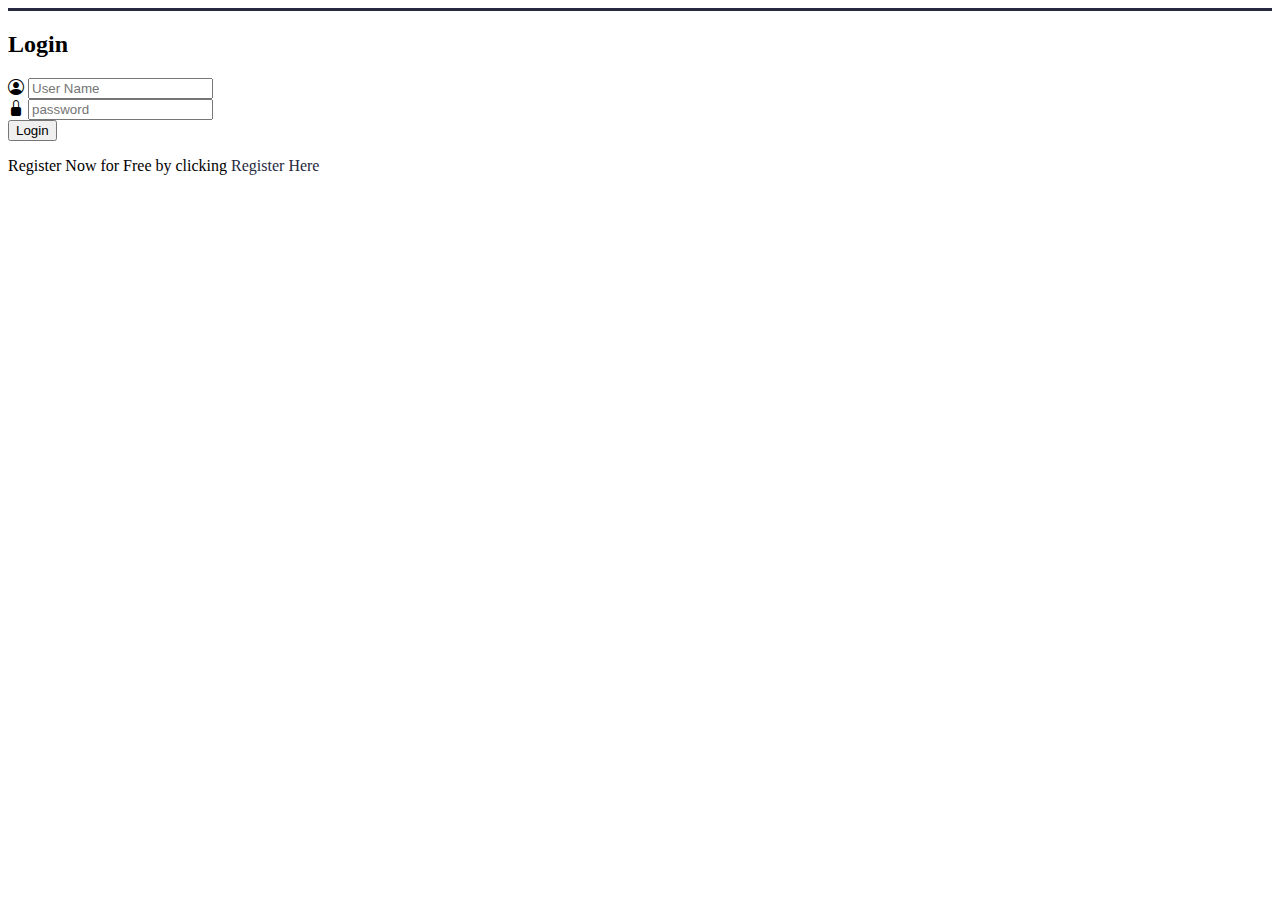
<file: static/login.html>
<!DOCTYPE html>
<html lang="en">
  <head>
    <meta charset="utf-8" />
    <meta name="viewport" content="width=device-width, initial-scale=1" />
    <title>Login</title>
    <link
      href="https://cdn.jsdelivr.net/npm/bootstrap@5.3.2/dist/css/bootstrap.min.css"
      rel="stylesheet"
      integrity="sha384-T3c6CoIi6uLrA9TneNEoa7RxnatzjcDSCmG1MXxSR1GAsXEV/Dwwykc2MPK8M2HN"
      crossorigin="anonymous"
    />
    <link rel="stylesheet" href="css/Register.css" />
    <link
      rel="stylesheet"
      href="https://cdn.jsdelivr.net/npm/bootstrap-icons@1.11.2/font/bootstrap-icons.min.css"
    />
  </head>
  <body class="bg-light">
    <div class="container-fluid">
      <div class="row mt-5">
        <div class="col-md-4 col-10 bg-white m-auto rounded-top wrapper">
          <h2 class="text-center pt-3 pb-4">Login</h2>
          <!--Start form-->

          <form action="#" class="py-3">
            <div class="input-group mb-3">
              <span class="input-group-text"
                ><i class="bi bi-person-circle"></i
              ></span>
              <input type="text" class="form-control" placeholder="User Name" />
            </div>

            <div class="input-group mb-3">
              <span class="input-group-text"
                ><i class="bi bi-lock-fill"></i
              ></span>
              <input
                type="password"
                class="form-control"
                placeholder="password"
              />
            </div>

            <div class="d-grid">
              <button type="button" class="btn btn-secondary">Login</button>

              <p class="text-center mt-3">
                Register Now for Free by clicking
                <a href="signup.html"> Register Here </a>
              </p>
            </div>
          </form>

          <!--close form-->
        </div>
      </div>
    </div>

    <script
      src="https://cdn.jsdelivr.net/npm/bootstrap@5.3.2/dist/js/bootstrap.bundle.min.js"
      integrity="sha384-C6RzsynM9kWDrMNeT87bh95OGNyZPhcTNXj1NW7RuBCsyN/o0jlpcV8Qyq46cDfL"
      crossorigin="anonymous"
    ></script>
  </body>
</html>
</file>
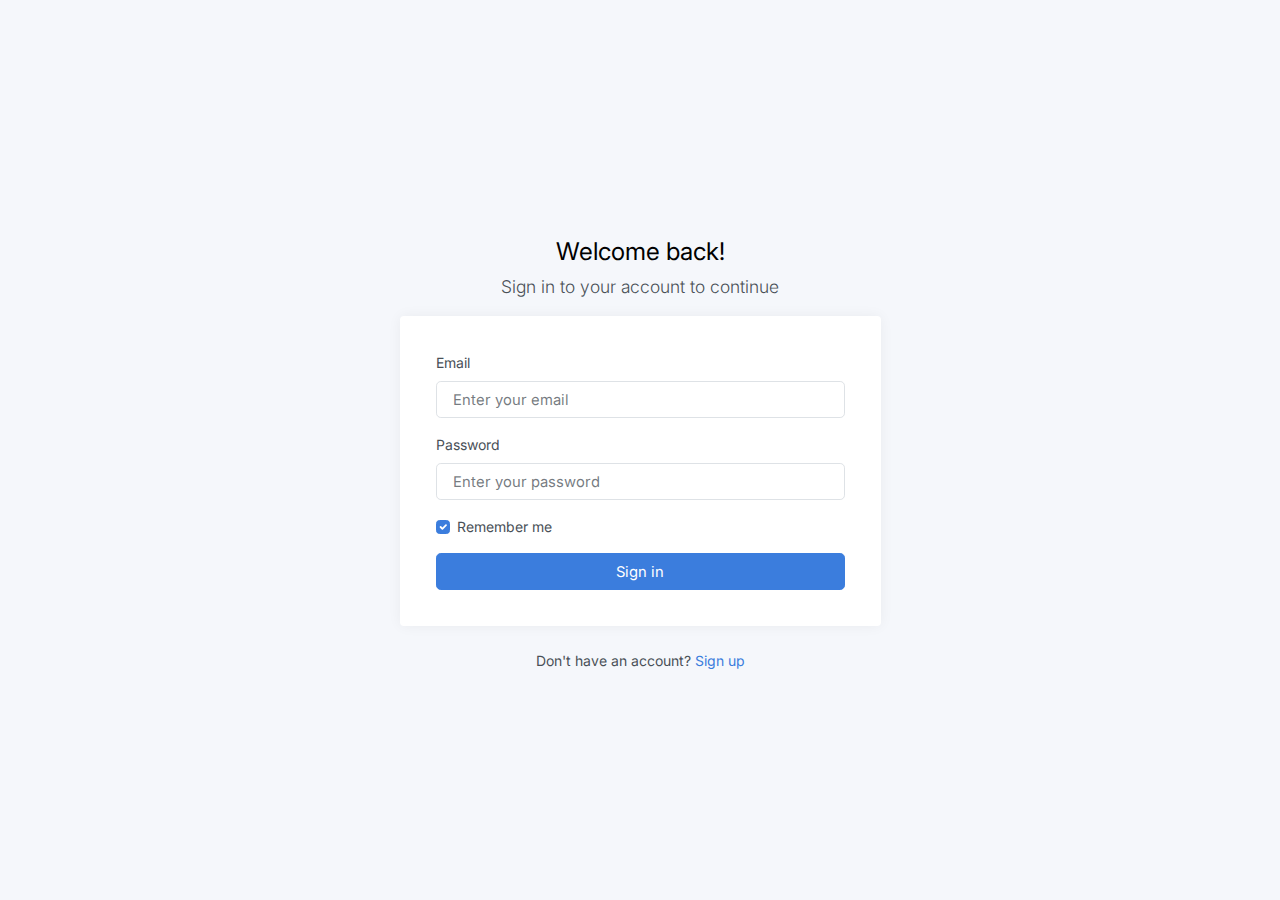
<file: static/pages-sign-in.html>
<!DOCTYPE html>
<html lang="en">

<head>
	<meta charset="utf-8">
	<meta http-equiv="X-UA-Compatible" content="IE=edge">
	<meta name="viewport" content="width=device-width, initial-scale=1, shrink-to-fit=no">
	<meta name="description" content="Responsive Admin &amp; Dashboard Template based on Bootstrap 5">
	<meta name="author" content="AdminKit">
	<meta name="keywords" content="adminkit, bootstrap, bootstrap 5, admin, dashboard, template, responsive, css, sass, html, theme, front-end, ui kit, web">

	<link rel="preconnect" href="https://fonts.gstatic.com">
	<link rel="shortcut icon" href="img/icons/icon-48x48.png" />

	<link rel="canonical" href="https://demo-basic.adminkit.io/pages-sign-in.html" />

	<title>Sign In | AdminKit Demo</title>

	<link href="css/app.css" rel="stylesheet">
	<link href="https://fonts.googleapis.com/css2?family=Inter:wght@300;400;600&display=swap" rel="stylesheet">
</head>

<body>
	<main class="d-flex w-100">
		<div class="container d-flex flex-column">
			<div class="row vh-100">
				<div class="col-sm-10 col-md-8 col-lg-6 col-xl-5 mx-auto d-table h-100">
					<div class="d-table-cell align-middle">

						<div class="text-center mt-4">
							<h1 class="h2">Welcome back!</h1>
							<p class="lead">
								Sign in to your account to continue
							</p>
						</div>

						<div class="card">
							<div class="card-body">
								<div class="m-sm-3">
									<form>
										<div class="mb-3">
											<label class="form-label">Email</label>
											<input class="form-control form-control-lg" type="email" name="email" placeholder="Enter your email" />
										</div>
										<div class="mb-3">
											<label class="form-label">Password</label>
											<input class="form-control form-control-lg" type="password" name="password" placeholder="Enter your password" />
										</div>
										<div>
											<div class="form-check align-items-center">
												<input id="customControlInline" type="checkbox" class="form-check-input" value="remember-me" name="remember-me" checked>
												<label class="form-check-label text-small" for="customControlInline">Remember me</label>
											</div>
										</div>
										<div class="d-grid gap-2 mt-3">
											<a href="index.html" class="btn btn-lg btn-primary">Sign in</a>
										</div>
									</form>
								</div>
							</div>
						</div>
						<div class="text-center mb-3">
							Don't have an account? <a href="pages-sign-up.html">Sign up</a>
						</div>
					</div>
				</div>
			</div>
		</div>
	</main>

	<script src="js/app.js"></script>

</body>

</html>
</file>
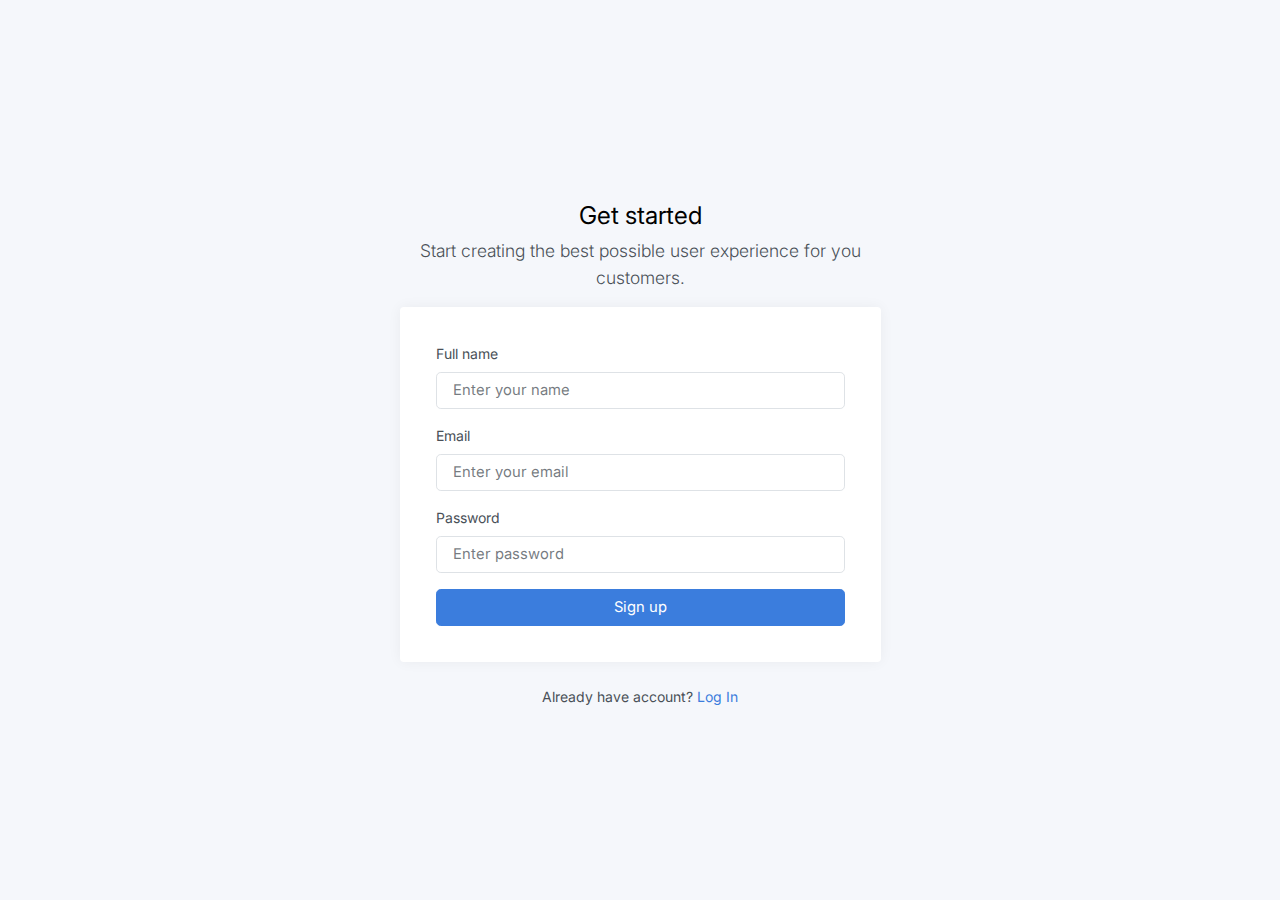
<file: static/pages-sign-up.html>
<!DOCTYPE html>
<html lang="en">

<head>
	<meta charset="utf-8">
	<meta http-equiv="X-UA-Compatible" content="IE=edge">
	<meta name="viewport" content="width=device-width, initial-scale=1, shrink-to-fit=no">
	<meta name="description" content="Responsive Admin &amp; Dashboard Template based on Bootstrap 5">
	<meta name="author" content="AdminKit">
	<meta name="keywords" content="adminkit, bootstrap, bootstrap 5, admin, dashboard, template, responsive, css, sass, html, theme, front-end, ui kit, web">

	<link rel="preconnect" href="https://fonts.gstatic.com">
	<link rel="shortcut icon" href="img/icons/icon-48x48.png" />

	<link rel="canonical" href="https://demo-basic.adminkit.io/pages-sign-up.html" />

	<title>Sign Up | AdminKit Demo</title>

	<link href="css/app.css" rel="stylesheet">
	<link href="https://fonts.googleapis.com/css2?family=Inter:wght@300;400;600&display=swap" rel="stylesheet">
</head>

<body>
	<main class="d-flex w-100">
		<div class="container d-flex flex-column">
			<div class="row vh-100">
				<div class="col-sm-10 col-md-8 col-lg-6 col-xl-5 mx-auto d-table h-100">
					<div class="d-table-cell align-middle">

						<div class="text-center mt-4">
							<h1 class="h2">Get started</h1>
							<p class="lead">
								Start creating the best possible user experience for you customers.
							</p>
						</div>

						<div class="card">
							<div class="card-body">
								<div class="m-sm-3">
									<form>
										<div class="mb-3">
											<label class="form-label">Full name</label>
											<input class="form-control form-control-lg" type="text" name="name" placeholder="Enter your name" />
										</div>
										<div class="mb-3">
											<label class="form-label">Email</label>
											<input class="form-control form-control-lg" type="email" name="email" placeholder="Enter your email" />
										</div>
										<div class="mb-3">
											<label class="form-label">Password</label>
											<input class="form-control form-control-lg" type="password" name="password" placeholder="Enter password" />
										</div>
										<div class="d-grid gap-2 mt-3">
											<a href="index.html" class="btn btn-lg btn-primary">Sign up</a>
										</div>
									</form>
								</div>
							</div>
						</div>
						<div class="text-center mb-3">
							Already have account? <a href="pages-sign-in.html">Log In</a>
						</div>
					</div>
				</div>
			</div>
		</div>
	</main>

	<script src="js/app.js"></script>

</body>

</html>
</file>
<file: static/css/Register.css>
.wrapper {
  border-top: 3px solid rgb(39, 42, 63);
}

.wrapper a {
  text-decoration: none;
  color: rgb(39, 42, 63);
}
</file>
